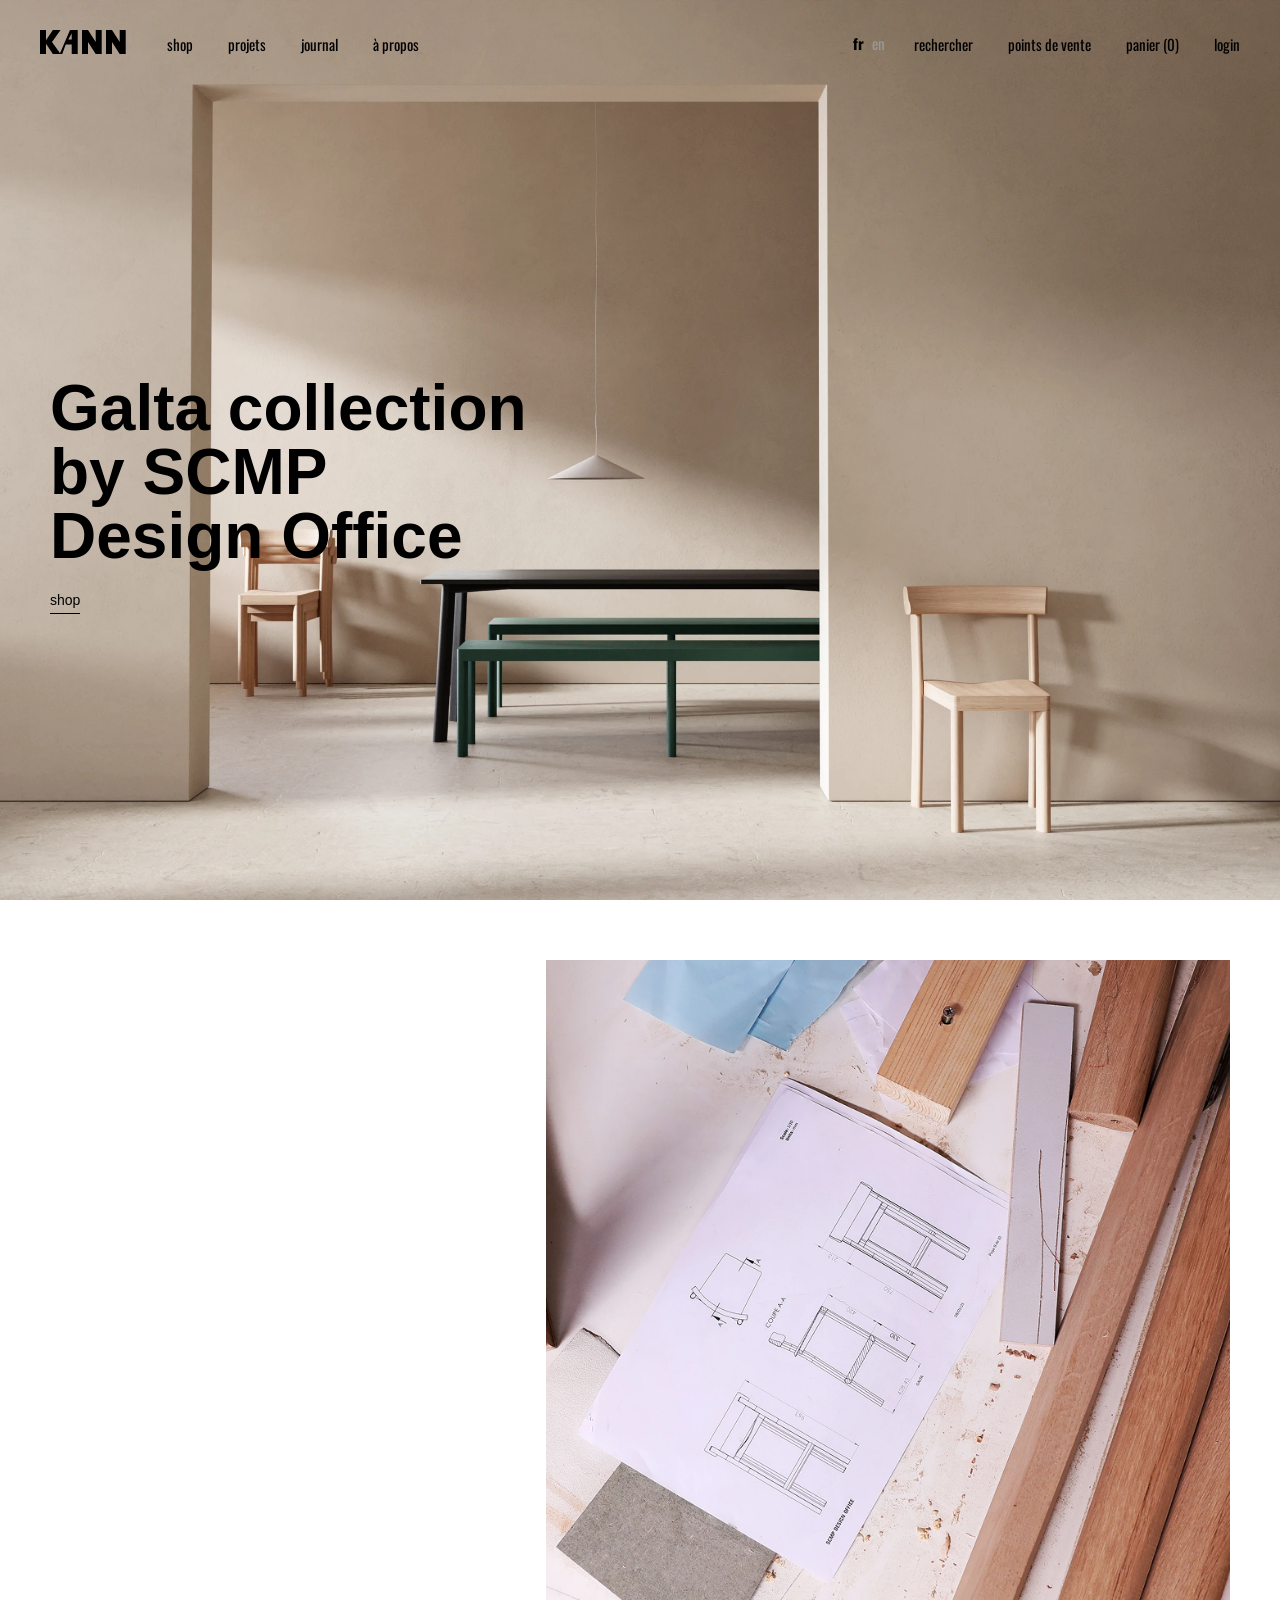
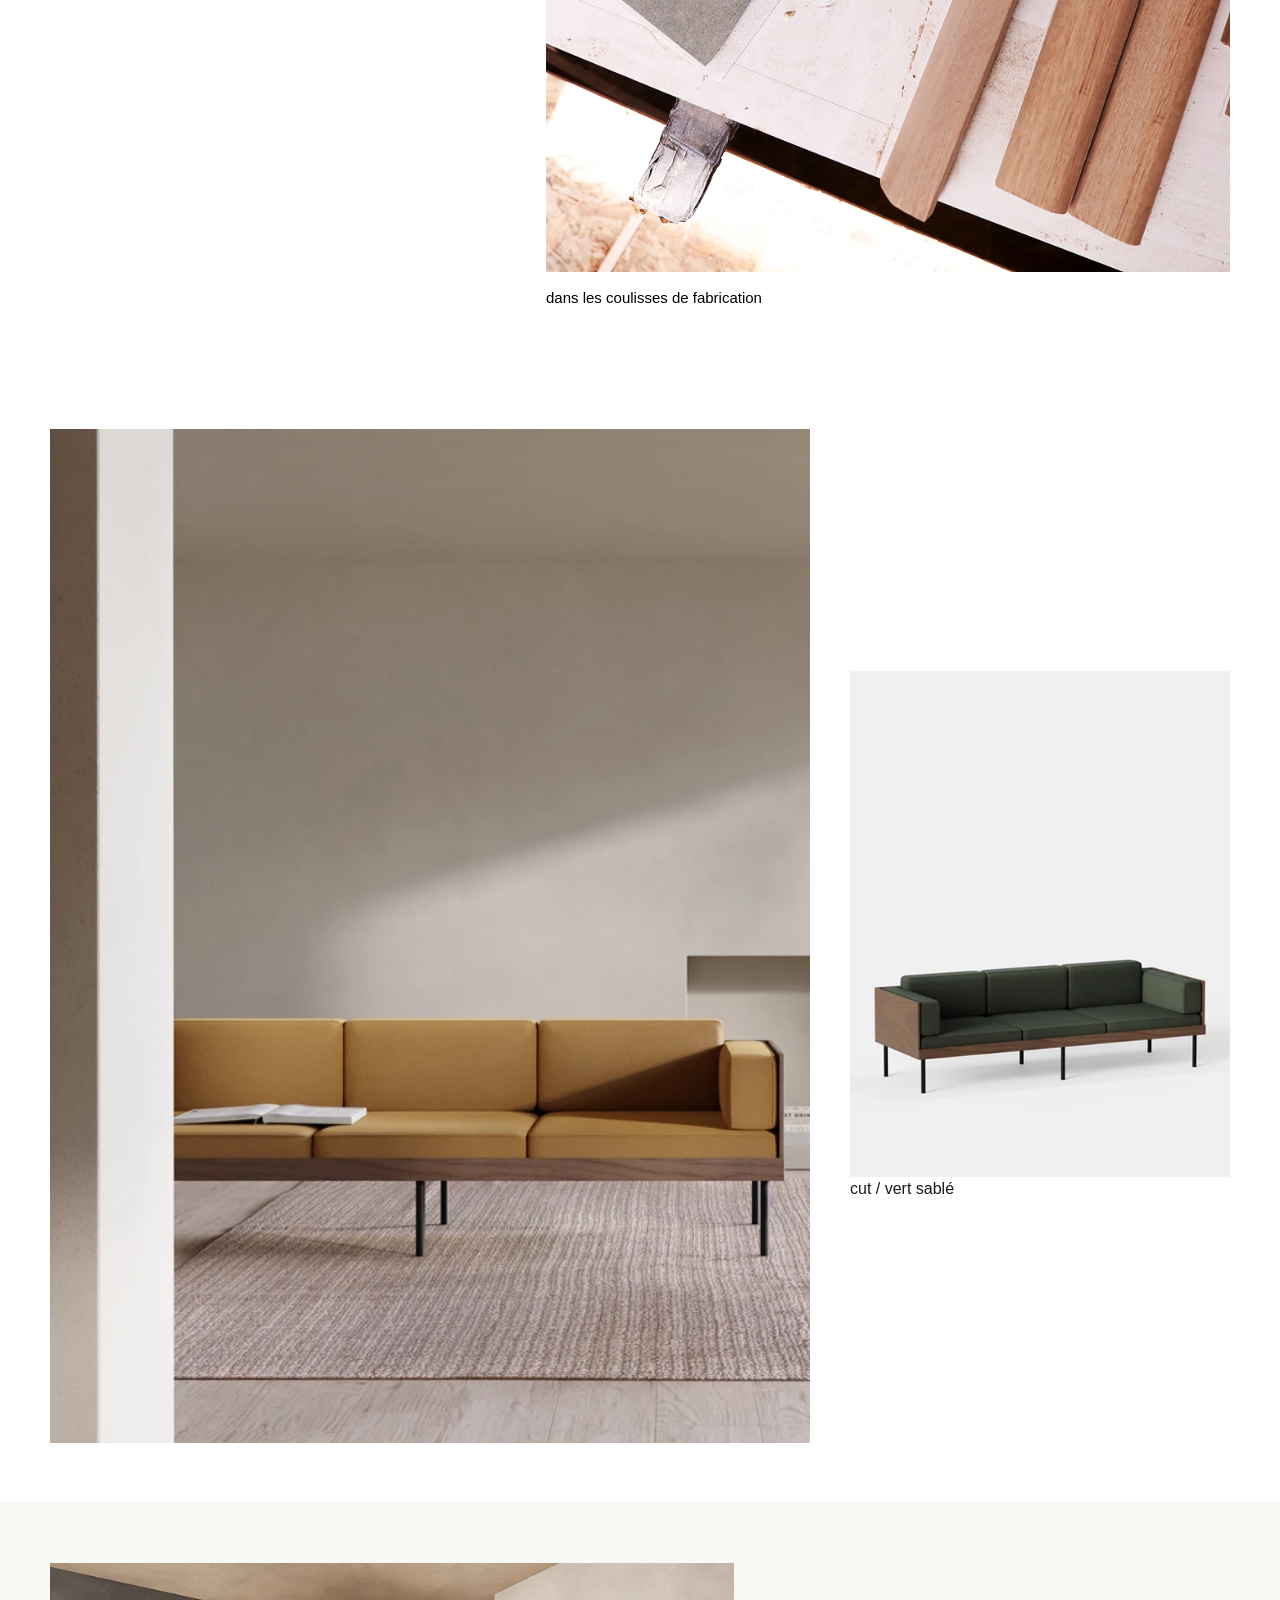
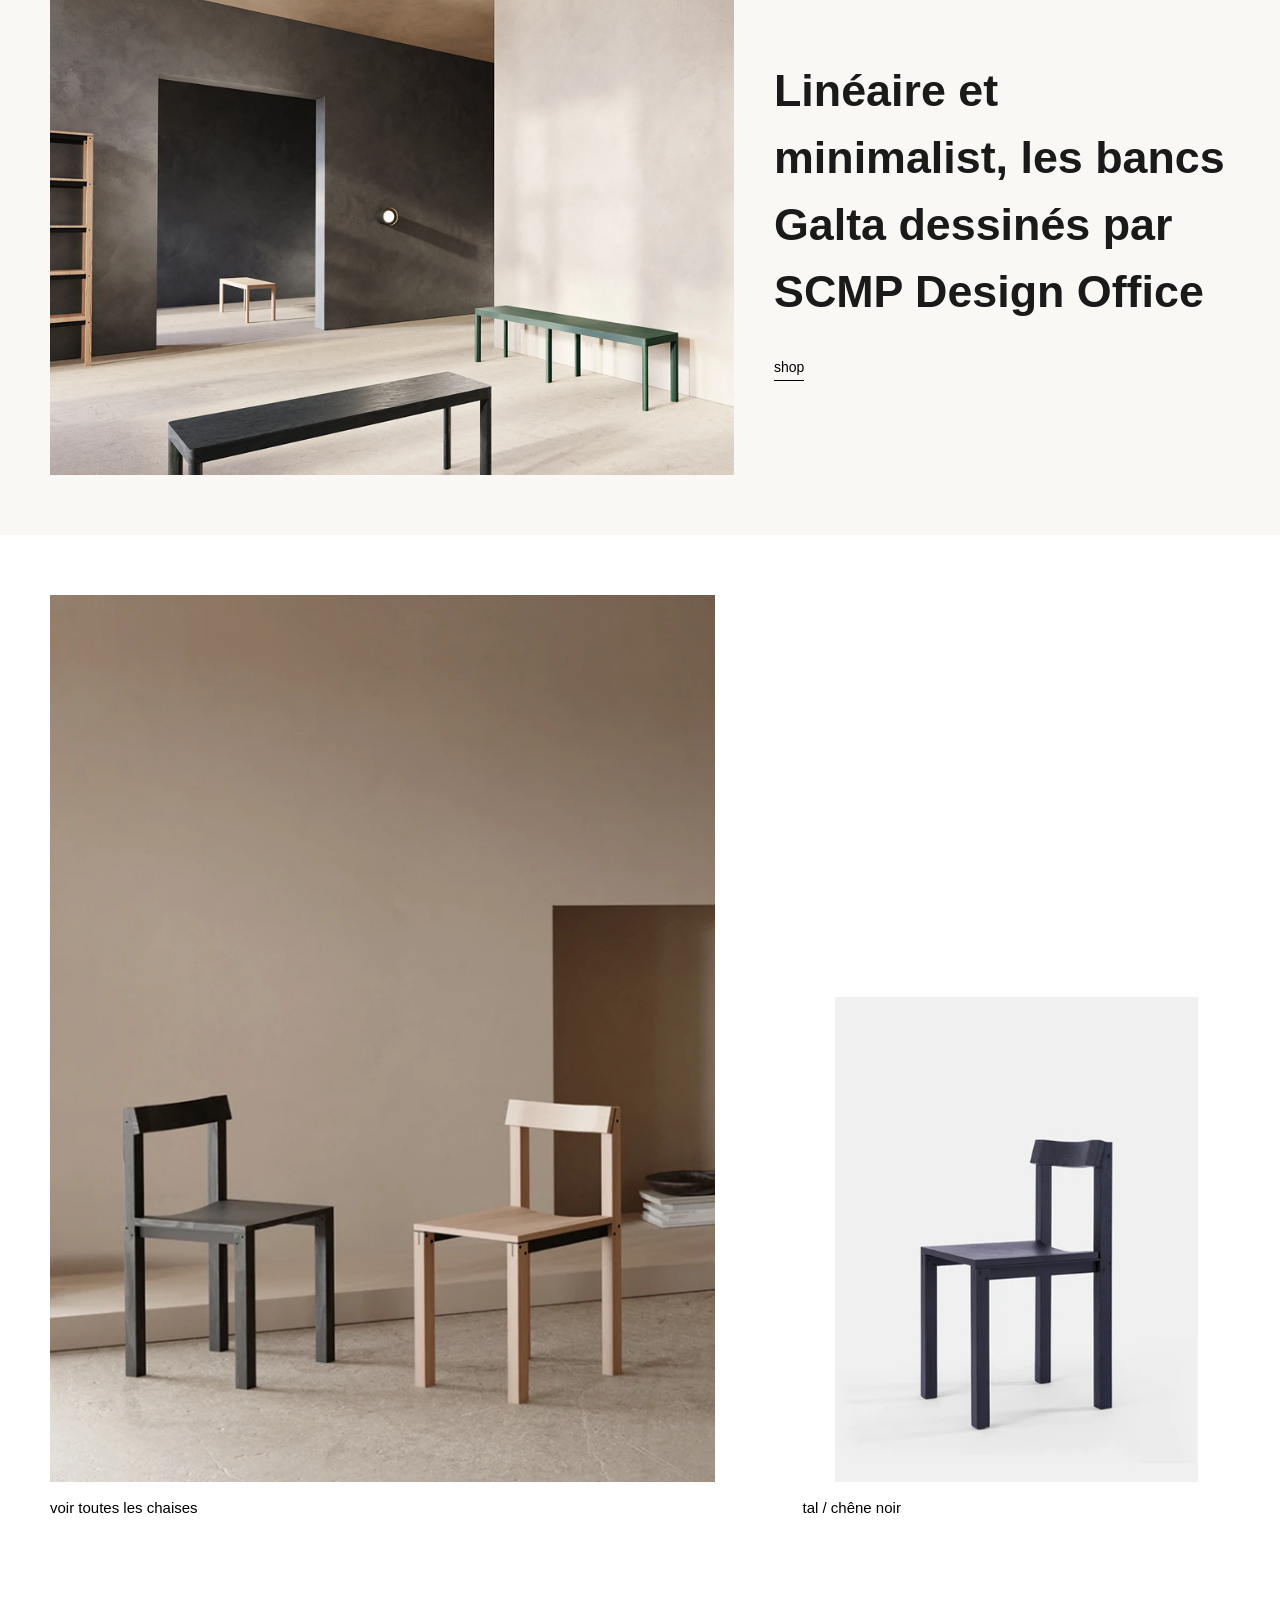
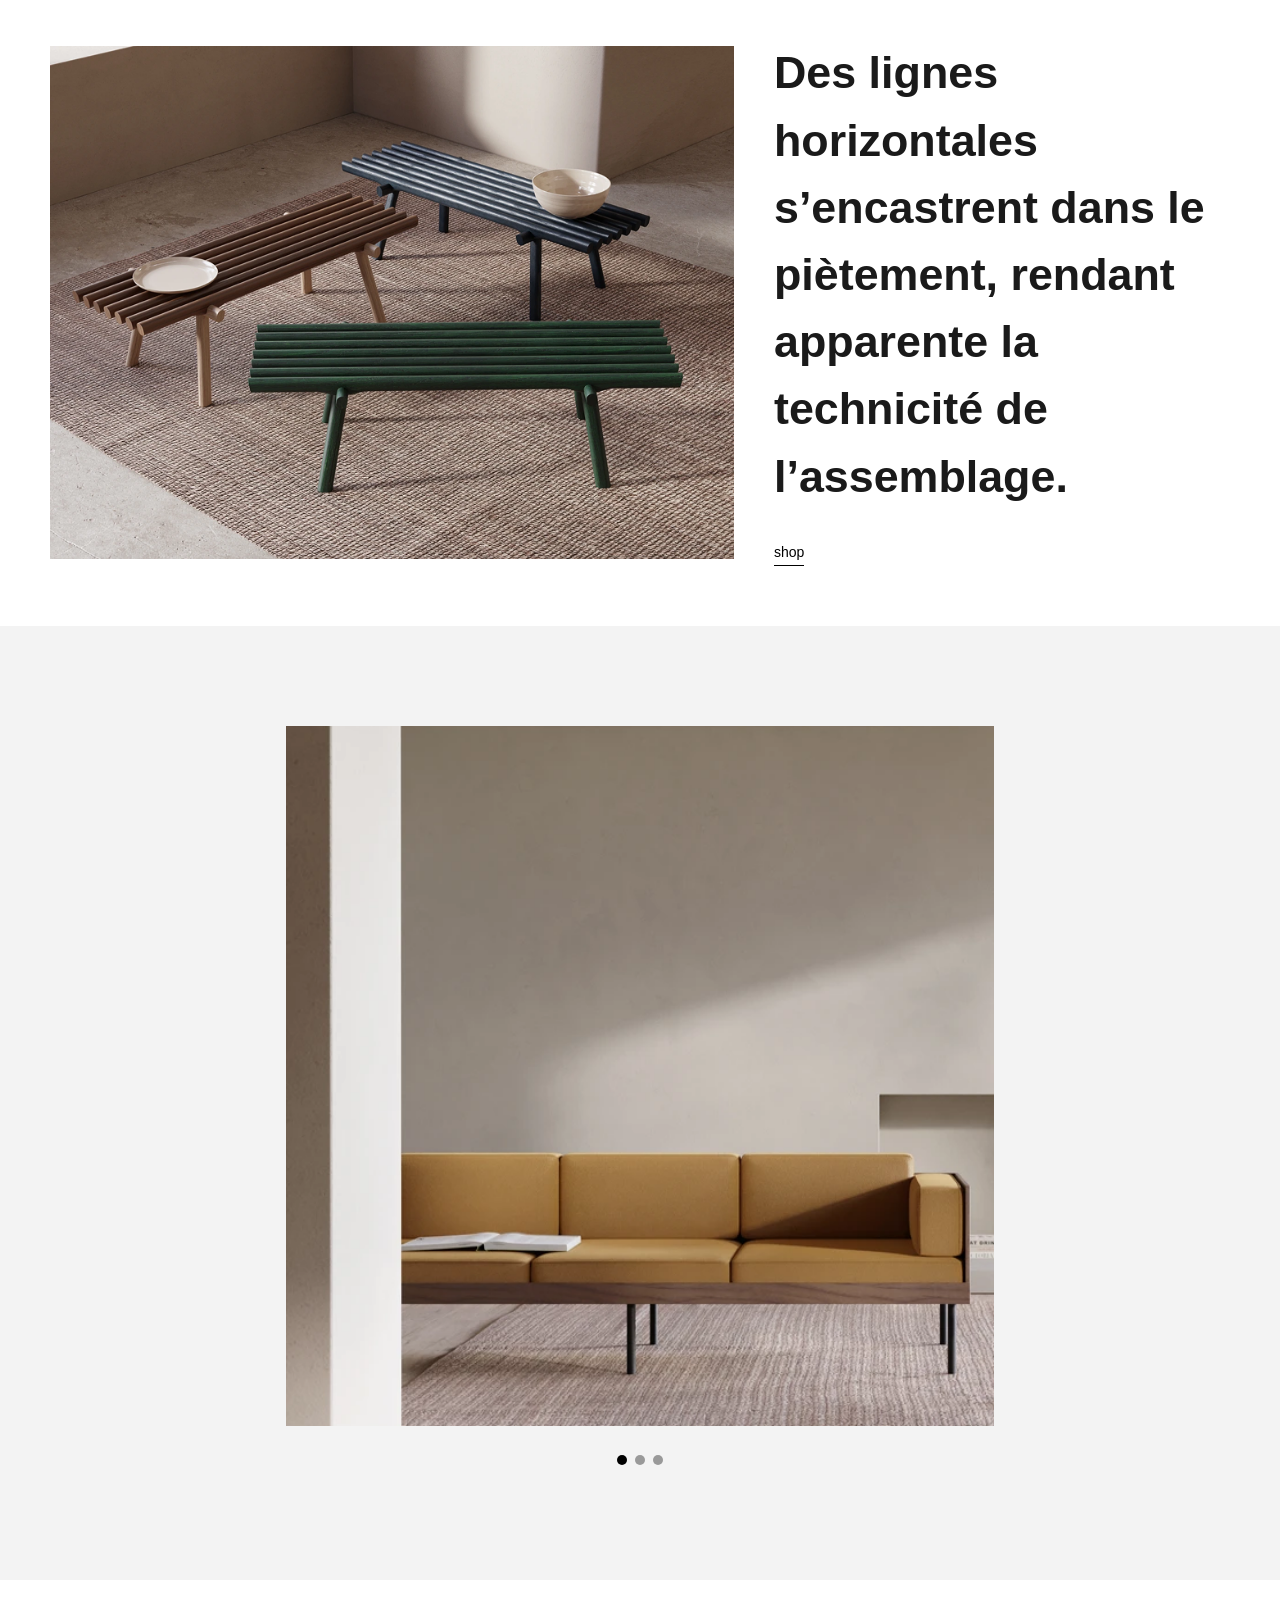
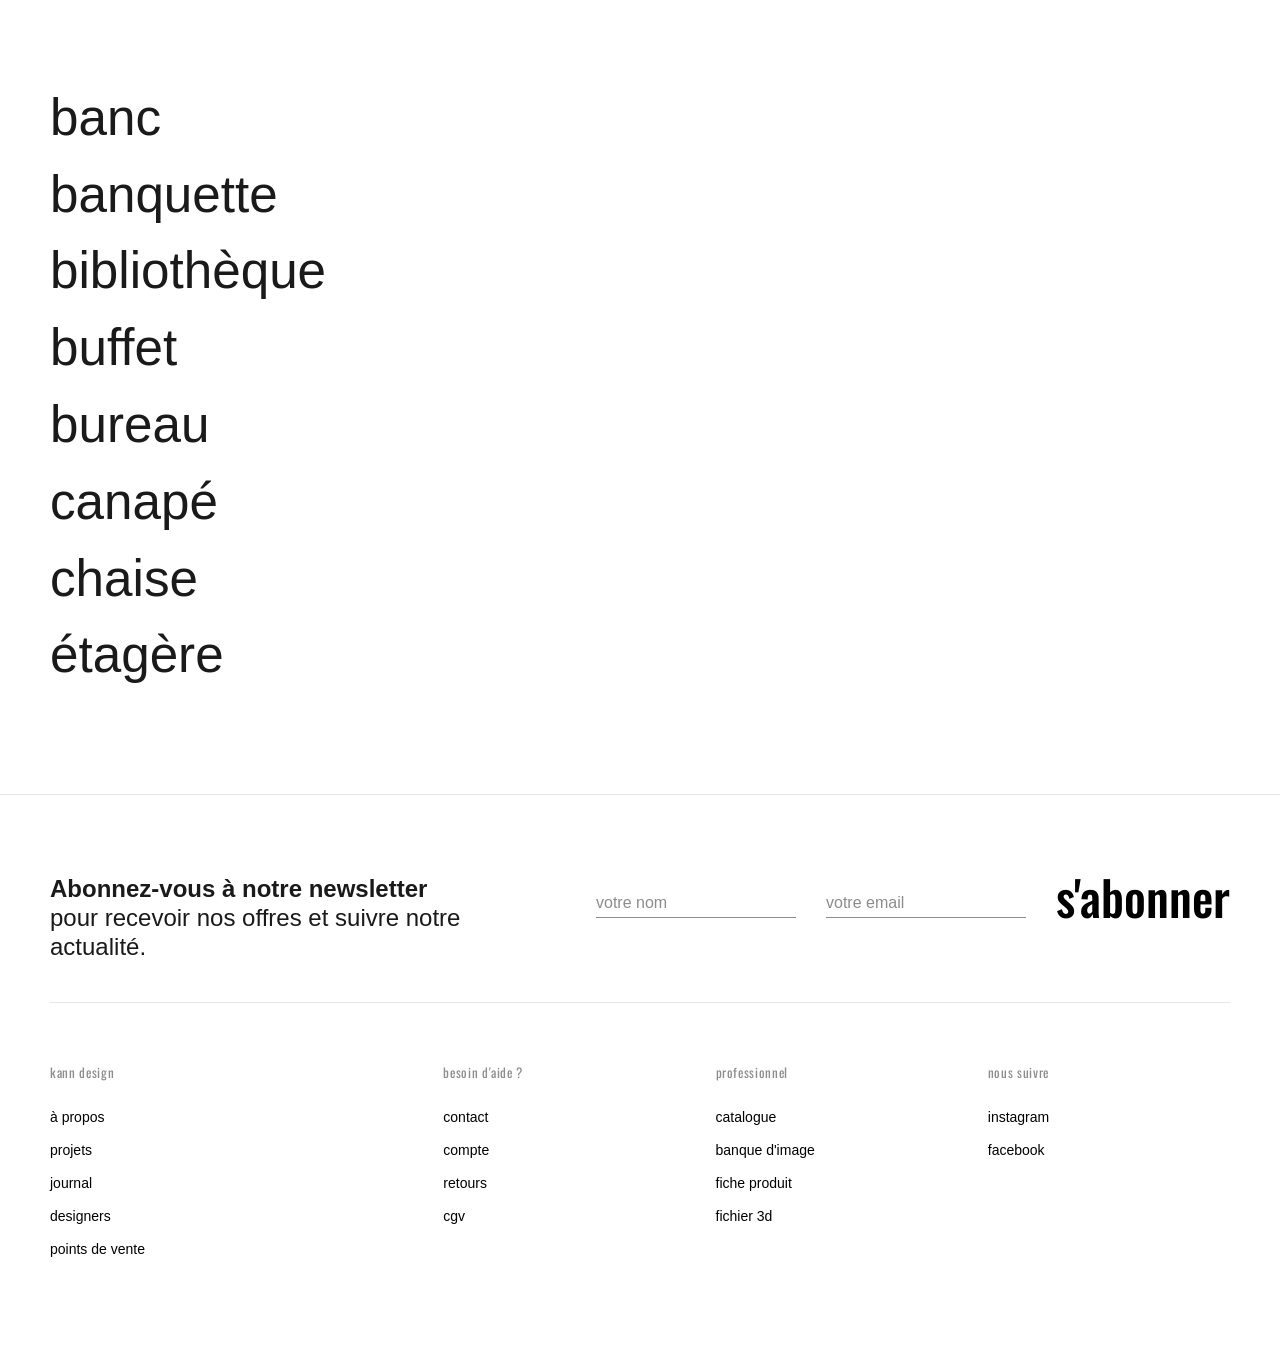
<file: index.html>
<!DOCTYPE html>
<html lang="uk">
<head>
    
    <meta charset="UTF-8">
    <meta name="viewport" content="width=device-width, initial-scale=1.0">
    <title>KANN Design Project</title>
    
    <link rel="preconnect" href="https://fonts.googleapis.com">
    <link rel="preconnect" href="https://fonts.gstatic.com" crossorigin>
    <link href="https://fonts.googleapis.com/css2?family=Oswald:wght@400;500&display=swap" rel="stylesheet">
    
   <link
  rel="stylesheet"
  href="https://cdn.jsdelivr.net/npm/swiper@11/swiper-bundle.min.css"
/>
    <link rel="stylesheet" href="style.css?v=2">
</head>
<body>

   <header class="header">
    <div class="header-left">
        <a href="#" class="logo">
            <svg viewBox="0 0 102 28" height="24" fill="currentColor" xmlns="http://www.w3.org/2000/svg">
                <polygon points="0,28 0,0 7,0 7,12 15,0 24,0 14,14 24,28 15,28 7,16 7,28" />
                <path d="M 23,28 L 35,0 H 44 V 28 H 37 V 17 H 30 L 26,28 Z M 37,11 V 4 L 33,11 Z" fill-rule="evenodd" />
                <polygon points="49,28 49,0 56,0 65,14 65,0 72,0 72,28 65,28 56,14 56,28" />
                <polygon points="77,28 77,0 84,0 93,14 93,0 100,0 100,28 93,28 84,14 84,28" />
            </svg>
        </a>
        <nav class="main-nav">
            <a href="#">shop</a>
            <a href="#">projets</a>
            <a href="#">journal</a>
            <a href="#">à propos</a>
        </nav>
    </div>
    
    <div class="header-right">
        <div class="lang-switch">
            <a href="#" class="active">fr</a>
            <a href="#">en</a>
        </div>
        <nav class="secondary-nav">
            <a href="#">rechercher</a>
            <a href="#">points de vente</a>
            <a href="#">panier (0)</a>
            <a href="login.html" class="auth-link">login</a>
        </nav>
    </div>
<nav class="main-nav-mobile" style="display: none;">
        <a href="#">shop</a>
        <a href="#">projets</a>
        <a href="#">journal</a>
        <a href="#">à propos</a>
    </nav>
    <div class="burger-btn">
        <span></span>
        <span></span>
        <span></span>
    </div>
</header>

    <main>
        <section class="full-width-img">
            <img src="img/01-top-interior.png" alt="Interior top">
            <div class="hero-overlay">
                <h1>Galta collection<br>by SCMP<br>Design Office</h1>
                <a href="#" class="btn-shop">shop</a>
            </div>
        </section>

        <section class="split-section">
            <div class="empty-space"></div>
            <div class="image-box">
                <img src="img/02-blueprint.png" alt="Blueprint" class="hover-img">
                <p class="caption">dans les coulisses de fabrication</p>
            </div>
        </section>

        <section class="product-grid">
            <div class="product-item large">
                <img src="img/04-sofa-yellow.png" alt="Yellow Sofa" class="hover-img">
            </div>
            <div class="product-item small">
                <img src="img/05-sofa-green.png" alt="Green Sofa" class="hover-img">
                <p>cut / vert sablé</p>
            </div>
        </section>

        <section class="hero-text-section">
            <div class="image-box">
                <img src="img/06-benches-hall.png" alt="Benches" class="hover-img">
            </div>
            <div class="text-content">
                <h1>Linéaire et minimalist, les bancs Galta dessinés par SCMP Design Office</h1>
                <a href="#" class="btn-shop">shop</a>
            </div>
        </section>

        <section class="chairs-grid-section">
            <div class="image-box-chairs duo">
                <img src="img/07-chairs-duo.png" alt="Two Chairs" class="hover-img">
                <p class="caption">voir toutes les chaises</p>
            </div>
            <div class="image-box-chairs single">
                <img src="img/07-chair-black-single.png" alt="Black Chair Single" class="hover-img">
                <p class="caption">tal / chêne noir</p>
            </div>
        </section>

        <section class="slatted-section">
            <div class="image-box">
                <img src="img/08-slatted-benches.png" alt="Slatted Benches" class="hover-img">
            </div>
            <div class="text-content">
                <h2>Des lignes horizontales s’encastrent dans le piètement, rendant apparente la technicité de l’assemblage.</h2>
                <a href="#" class="btn-shop">shop</a>
            </div>
        </section>

         <!-- Слайдери -->
<section class="kann-slider-section">

    
    <div class="swiper kannSwiper">

        
        <div class="swiper-wrapper">

            
            <div class="swiper-slide">
                <img src="img/04-sofa-yellow.png" alt="Sofa">
            </div>

            
            <div class="swiper-slide">
                <img src="img/07-chairs-duo.png" alt="Chairs">
            </div>

            
            <div class="swiper-slide">
                <img src="img/08-slatted-benches.png" alt="Benches">
            </div>

        </div>

    
        <div class="swiper-pagination"></div>

    </div>

</section>
        <section class="category-list">
            <nav>
                <ul>
                    <li><a href="#">banc</a></li>
                    <li><a href="#">banquette</a></li>
                    <li><a href="#">bibliothèque</a></li>
                    <li><a href="#">buffet</a></li>
                    <li><a href="#">bureau</a></li>
                    <li><a href="#">canapé</a></li>
                    <li><a href="#">chaise</a></li>
                    <li><a href="#">étagère</a></li>
                </ul>
            </nav>
        </section>
    </main>

    <footer class="kann-footer">
 <div class="footer-top">
    <div class="newsletter-content">
        <p class="newsletter-title">Abonnez-vous à notre newsletter</p>
        <p class="newsletter-subtitle">pour recevoir nos offres et suivre notre actualité.</p>
    </div>
    
    <form id="subscribe-form" class="subscribe-form">
        <div class="input-group">
            <input type="text" id="userName" placeholder="votre nom" autocomplete="off">
        </div>
        <div class="input-group">
            <input type="text" id="userEmail" placeholder="votre email" autocomplete="off">
        </div>
        <button type="submit" class="subscribe-btn">s'abonner</button>
    </form>
</div>
  
  <hr class="footer-divider">
  
  <div class="footer-grid-container">
    <div class="footer-col"> <h4>kann design</h4> <a href="#">à propos</a>
      <a href="#">projets</a>
      <a href="#">journal</a>
      <a href="#">designers</a>
      <a href="#">points de vente</a>
    </div>
    
    <div class="footer-col">
      <h4>besoin d'aide ?</h4>
      <a href="#">contact</a>
      <a href="#">compte</a>
      <a href="#">retours</a>
      <a href="#">cgv</a>
    </div>
    
    <div class="footer-col">
      <h4>professionnel</h4>
      <a href="#">catalogue</a>
      <a href="#">banque d'image</a>
      <a href="#">fiche produit</a>
      <a href="#">fichier 3d</a>
    </div>
    
    <div class="footer-col">
      <h4>nous suivre</h4>
      <a href="#">instagram</a>
      <a href="#">facebook</a>
    </div>
  </div>
</footer>
<script src="https://cdn.jsdelivr.net/npm/swiper@11/swiper-bundle.min.js"></script>
<script src="script.js"></script>
</body>
</html>
</file>
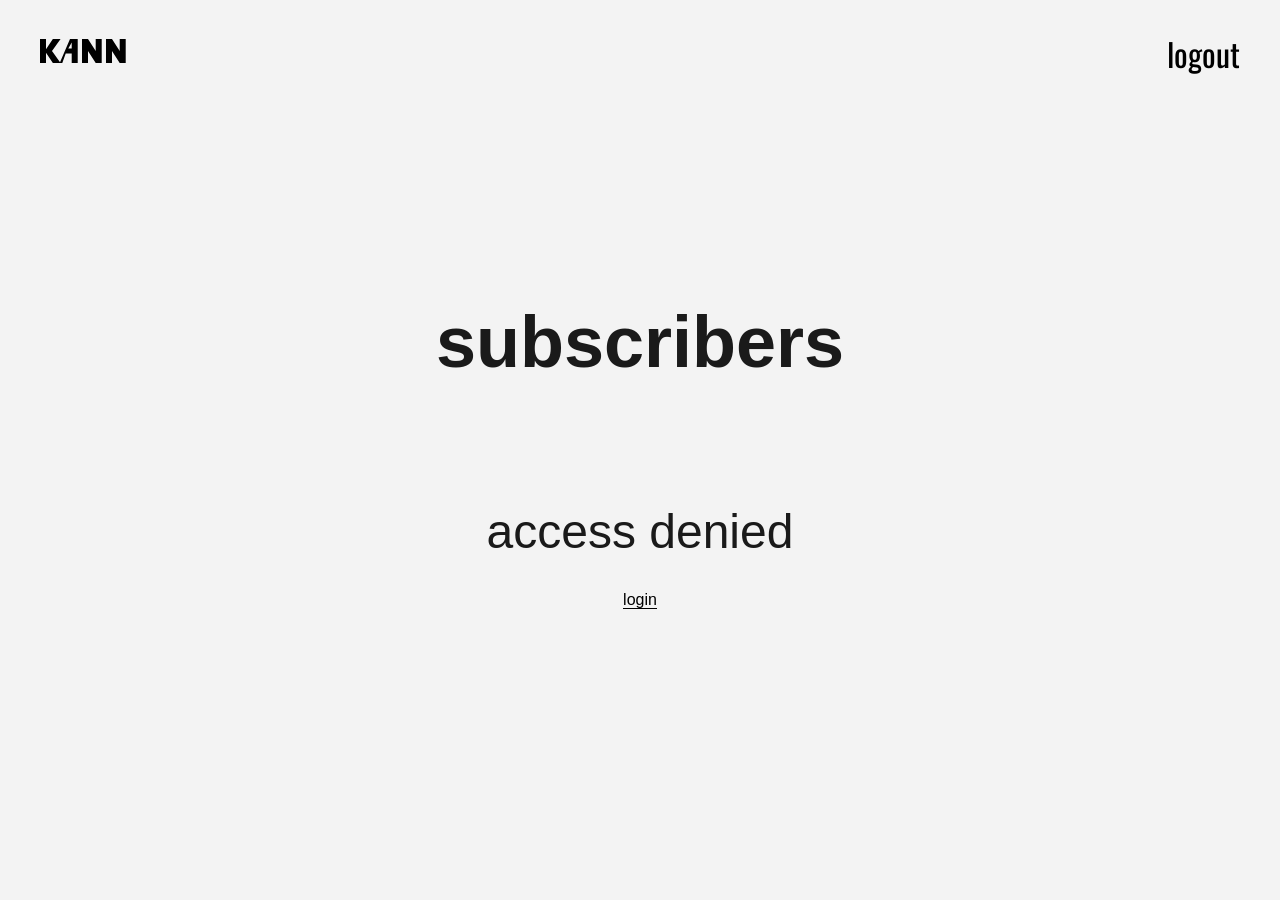
<file: admin.html>
<!DOCTYPE html>
<html lang="uk">
<head>
    <meta charset="UTF-8">
    <meta name="viewport" content="width=device-width, initial-scale=1.0">
    <title>Admin — KANN Design</title>

    <!-- Підключаємо шрифти як на головній -->
    <link rel="preconnect" href="https://fonts.googleapis.com">
    <link rel="preconnect" href="https://fonts.gstatic.com" crossorigin>
    <link href="https://fonts.googleapis.com/css2?family=Oswald:wght@400;500&display=swap" rel="stylesheet">

    <!-- Основні стилі сайту -->
    <link rel="stylesheet" href="style.css">

    <!-- Стилі адмінки -->
    <link rel="stylesheet" href="admin.css">
</head>

<body>

<!-- Хедер як на головній -->
<header class="header">
    <div class="header-left">
        <a href="index.html" class="logo">
            <svg viewBox="0 0 102 28" height="24" fill="currentColor" xmlns="http://www.w3.org/2000/svg">
                <polygon points="0,28 0,0 7,0 7,12 15,0 24,0 14,14 24,28 15,28 7,16 7,28" />
                <path d="M 23,28 L 35,0 H 44 V 28 H 37 V 17 H 30 L 26,28 Z M 37,11 V 4 L 33,11 Z" fill-rule="evenodd" />
                <polygon points="49,28 49,0 56,0 65,14 65,0 72,0 72,28 65,28 56,14 56,28" />
                <polygon points="77,28 77,0 84,0 93,14 93,0 100,0 100,28 93,28 84,14 84,28" />
            </svg>
        </a>
    </div>

    <div class="header-right">
        <!-- Кнопка logout -->
        <button class="logout-btn">logout</button>
    </div>
</header>

<!-- Головна секція -->
<section class="admin-section">

    <div class="admin-container">

        <!-- Заголовок -->
        <h1>subscribers</h1>

        <!-- Таблиця підписників -->
        <table class="admin-table">

            <thead>
                <tr>
                    <th>name</th>
                    <th>email</th>
                </tr>
            </thead>

            <tbody id="subscribers-list">
                <!-- JS сюди буде вставляти дані -->
            </tbody>

        </table>

        <!-- Блок для неавторизованих -->
        <div class="access-denied" style="display: none;">
            <p>access denied</p>
            <a href="login.html">login</a>
        </div>

    </div>

</section>

<script src="admin.js"></script>

</body>
</html>
</file>
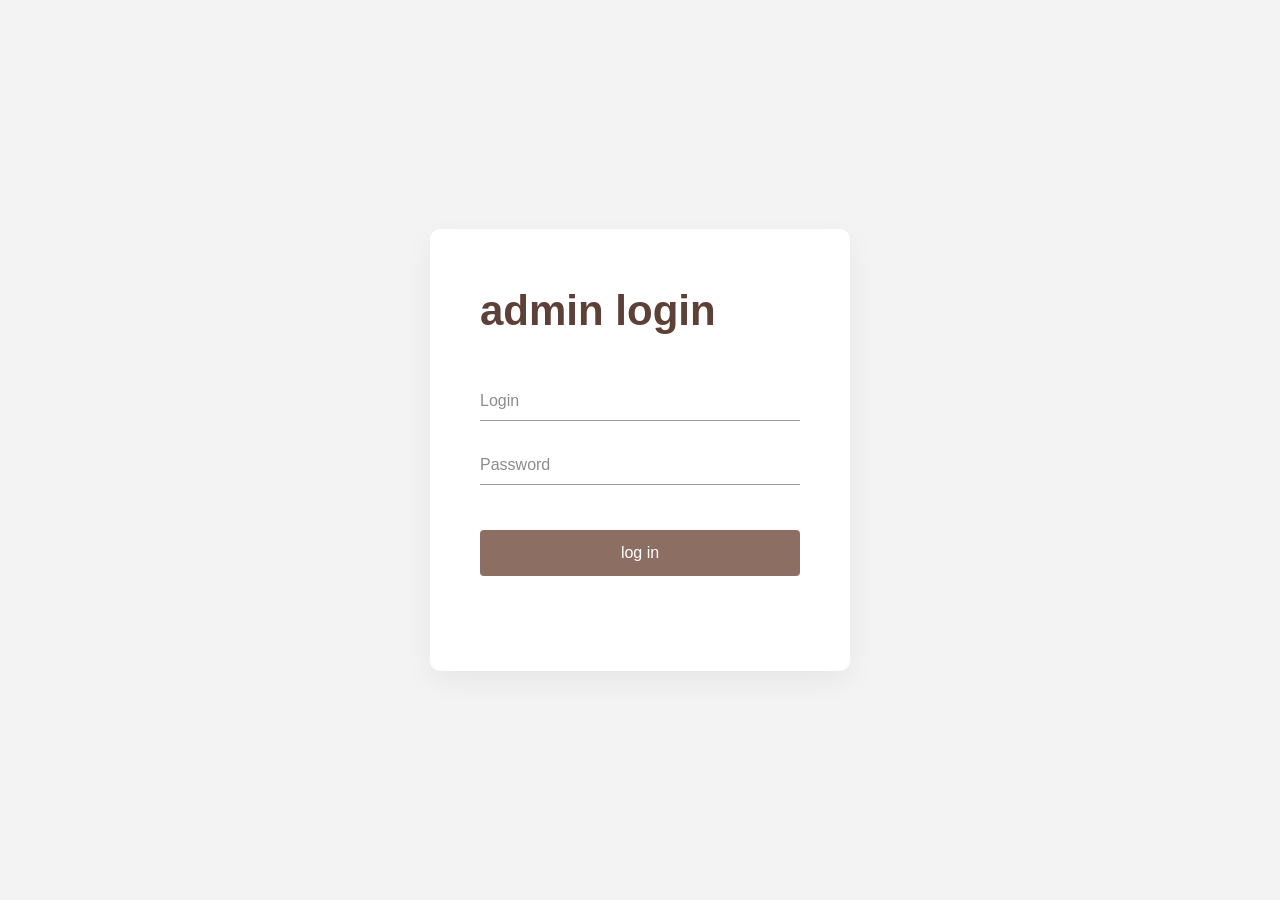
<file: login.html>
<!DOCTYPE html>
<html lang="uk">
<head>
    
    <meta charset="UTF-8">

    
    <meta name="viewport" content="width=device-width, initial-scale=1.0">

    <title>Login Admin</title>

    
    <link rel="stylesheet" href="style.css">

    
    <link rel="stylesheet" href="login.css">
</head>

<body>


<section class="login-section">

    <!-- Контейнер форми -->
    <div class="login-box">

        
        <h1>Admin Login</h1>

        
        <form id="login-form">

            
            <input 
                type="text" 
                id="login"
                placeholder="Login"
                autocomplete="off"
            >

            
            <input 
                type="password"
                id="password"
                placeholder="Password"
            >

            <!-- Кнопка відправки -->
            <button type="submit">
                Log In
            </button>

            
            <p class="login-error"></p>

        </form>
    </div>

</section>


<script src="login.js"></script>

</body>
</html>
</file>
<file: style.css>
* {
    margin: 0;
    padding: 0;
    box-sizing: border-box;
}

body {
    font-family: 'Inter', 'Helvetica', 'Arial', sans-serif;
    color: #1a1a1a;
    background-color: #fff;
    line-height: 1.5;
    overflow-x: hidden;
}


.header {
    position: absolute; 
    top: 0;
    left: 0;
    width: 100%;
    z-index: 1000;
    padding: 30px 40px;
    display: flex;
    justify-content: space-between;
    align-items: center;
    background-color: transparent; 
    transition: all 0.3s ease;
}

.header-left, .header-right {
    display: flex;
    align-items: center;
    gap: 25px;
}

.main-nav, .secondary-nav {
    display: flex;
    gap: 35px; 
}


.logo {
    font-size: 24px;
    font-weight: 900;
    text-decoration: none;
    color: #000;
    margin-right: 15px;
    letter-spacing: -1px;
    transition: opacity 0.3s ease;
}


.header a {
    font-family: 'Oswald', sans-serif; 
    text-decoration: none;
    color: #000;
    font-size: 15px; 
    font-weight: 400;
    text-transform: lowercase;
    transition: opacity 0.3s ease, transform 0.2s ease;
}

.header a:hover {
    opacity: 0.5;
    transform: translateY(-1px);
}


.lang-switch a {
    margin-right: 4px;
    color: #999;
}

.lang-switch a.active {
    color: #000;
    font-weight: bold;
}


main {
    margin-top: 0; 
}

section {
    padding: 60px 50px;
    display: grid;
    gap: 40px;
    align-items: center;
    background-color: #fff;
}

img {
    width: 100%;
    height: auto;
    display: block;
    transition: transform 0.6s cubic-bezier(0.25, 1, 0.5, 1);
}

.hover-img:hover {
    transform: scale(1.02);
    cursor: pointer;
}

h1, h2 {
    font-size: 2.8rem;
    font-weight: 600;
    margin-bottom: 30px;
}

.caption {
    font-size: 15px; 
    margin-top: 15px;
    text-transform: lowercase;
    color: #000; 
}


.full-width-img {
    display: block;
    padding: 0;
    position: relative;
    height: 100vh; 
    width: 100%;
}

.full-width-img img {
    height: 100%;
    width: 100%;
    object-fit: cover;
}

.hero-overlay {
    position: absolute;
    top: 55%;
    left: 50px;
    transform: translateY(-50%);
    max-width: 500px;
    z-index: 10;
}

.hero-overlay h1 {
    font-size: 4rem;
    line-height: 1;
    font-weight: 600;
    color: #000;
    margin-bottom: 20px;
}

.split-section { grid-template-columns: 1fr 1.5fr; }
.product-grid { grid-template-columns: 2fr 1fr; }
.hero-text-section { grid-template-columns: 1.5fr 1fr; background-color: #f9f8f5; }

.chairs-grid-section {
    display: grid;
    grid-template-columns: 1.4fr 1fr;
    gap: 40px;
    align-items: end;
}

.image-box-chairs.single { padding-left: 10%; }
.image-box-chairs.single img { max-width: 85%; margin: 0 auto; }

.slatted-section {
    grid-template-columns: 1.5fr 1fr; 
    align-items: center; 
}


.btn-shop {
    display: inline-block;
    text-decoration: none;
    color: #000;
    font-size: 14px;
    border-bottom: 1.5px solid #000;
    padding-bottom: 2px;
    transition: all 0.3s ease;
}

.btn-shop:hover {
    color: #999;
    border-color: #999;
    padding-left: 8px;
}


.category-list { display: block; padding: 100px 50px; }
.category-list ul { list-style: none; }
.category-list li a { font-size: 3.2rem; text-decoration: none; color: #1a1a1a; display: block; transition: all 0.4s ease; }
.category-list ul:hover li a { color: #ddd; }
.category-list li a:hover { color: #000 !important; padding-left: 30px; }


.kann-footer { padding: 80px 50px 100px 50px; border-top: 1px solid #e6e6e6; background-color: #fff; }
.footer-top { display: flex; justify-content: space-between; align-items: flex-start; margin-bottom: 40px; }
.newsletter-content { display: flex; flex-direction: column; }
.newsletter-title { margin: 0; font-weight: 600; font-size: 24px; line-height: 1.2; }
.newsletter-subtitle { margin: 0; font-weight: 400; font-size: 24px; line-height: 1.2; }


.subscribe-form {
    display: flex;
    align-items: flex-end; 
    gap: 30px;
    margin-left: 40px;
}


.subscribe-form input {
    border: none;
    border-bottom: 1px solid #8c8c8c;
    background: transparent;
    font-family: 'Inter', sans-serif;
    font-size: 16px;
    color: #000;
    padding: 5px 0;
    width: 200px;
    outline: none;
    transition: border-color 0.3s ease;
}


.subscribe-form input::placeholder {
    color: #8c8c8c;
    text-transform: lowercase;
}


.subscribe-form input:focus {
    border-bottom: 2px solid #000;
}


.subscribe-form input.error {
    border-bottom: 2px solid #ff0000; 
}


.subscribe-form .subscribe-btn {
    font-family: 'Oswald', sans-serif;
    font-size: 48px;
    font-weight: 500;
    color: #000;
    background: none;
    border: none;
    text-transform: lowercase;
    cursor: pointer;
    line-height: 0.9;
    padding: 0;
    transition: opacity 0.3s ease;
}

.subscribe-form .subscribe-btn:hover {
    opacity: 0.5;
}


.footer-divider { border: 0; border-top: 1px solid #e6e6e6; margin: 0; margin-bottom: 60px; }
.footer-grid-container { display: grid; grid-template-columns: 1.5fr repeat(3, 1fr); gap: 30px; }

.footer-col h4 {
    margin-top: 0; margin-bottom: 25px; font-family: 'Oswald', sans-serif;
    font-size: 13px; font-weight: 400; color: #8c8c8c; text-transform: lowercase; letter-spacing: 0.05em;
}

.footer-col a {
    display: block; width: fit-content; text-decoration: none; color: #000; font-size: 14px;
    font-weight: 400; margin-bottom: 12px; text-transform: lowercase; position: relative; 
}
.footer-col a::after {
    content: ''; position: absolute; width: 0; height: 1px; bottom: -2px; left: 0;
    background-color: #000; transition: width 0.3s ease;
}
.footer-col a:hover::after { width: 100%; }
.first-col { padding-top: 36px; }

/* адаптив */
.burger-btn { display: none; flex-direction: column; gap: 6px; cursor: pointer; z-index: 2000; }
.burger-btn span { width: 25px; height: 2px; background-color: #000; transition: all 0.3s ease; }

@media (max-width: 900px) 
{
    /* Форма підписки на мобілі*/
    .subscribe-form {
        flex-direction: column;
        align-items: flex-start;
        margin-left: 0;
        gap: 20px;
        width: 100%;
    }
    .subscribe-form input {
        width: 100%; 
    }
    .header { padding: 20px 30px; transition: height 0.3s ease; }
    .burger-btn { display: flex; }
    .main-nav, .secondary-nav, .lang-switch { display: none; }
    
    .header.open {
        position: fixed; top: 0; left: 0; width: 100%; height: 100vh;
        background-color: #fff; padding: 20px 30px; 
        display: grid; grid-template-rows: auto 1fr auto; z-index: 1500;
    }

    .header.open .header-left { display: flex; justify-content: flex-start; width: 100%; align-items: center; }
    .header.open .header-left .main-nav { display: none; }
    .header.open .burger-btn { position: absolute; top: 25px; right: 30px; }

    
    .header.open .main-nav-mobile {
        display: flex !important; 
        grid-row: 2; 
        flex-direction: column;
        justify-content: center;
        align-items: center !important; 
        width: 100%; /* Займає всю ширину екрану */
        gap: 25px;
    }

    .header.open .main-nav-mobile a {
        font-family: 'Oswald', sans-serif; font-size: 36px; color: #000;
        text-transform: lowercase; text-decoration: none; letter-spacing: 0.05em;
        text-align: center; 
        width: 100%; 
    }

    
    .header.open .header-right {
        display: flex;
        flex-direction: column;
        align-items: center !important;
        justify-content: center;
        width: 100%; 
        gap: 20px;
        grid-row: 3; 
        margin-bottom: 40px; 
    }

    .header.open .lang-switch { display: flex; gap: 15px; justify-content: center; width: 100%; }
    .header.open .secondary-nav { display: flex; flex-direction: column; align-items: center; gap: 15px; width: 100%; }

    .header.open .secondary-nav a,
    .header.open .lang-switch a {
        font-family: 'Inter', sans-serif; font-size: 16px; color: #8c8c8c; 
        text-decoration: none; text-align: center;
    }

    .header.open .burger-btn span:nth-child(1) { transform: translateY(8px) rotate(45deg); }
    .header.open .burger-btn span:nth-child(2) { opacity: 0; }
    .header.open .burger-btn span:nth-child(3) { transform: translateY(-8px) rotate(-45deg); }

    section, .product-grid, .hero-text-section, .chairs-grid-section, .footer-grid-container {
        grid-template-columns: 1fr !important;
    }
    h1, h2 { font-size: 2rem; }
    .category-list li a { font-size: 2rem; }
    .footer-top { flex-direction: column; gap: 20px; }
    .kann-footer .subscribe-btn { margin-left: 0; font-size: 32px; }
    .first-col { padding-top: 0; }
}
/* Свайпер */

.kann-slider-section {
    padding: 100px 50px;

    background-color: #f3f3f3;
}


.kannSwiper {
    width: 60%;
}


.swiper-slide {
    overflow: hidden;
}


.swiper-slide img {
    width: 100%;

    height: 700px;

    object-fit: cover;

    display: block;
}

/* Pagination */
.swiper-pagination {
    margin-top: 30px;

    position: relative !important;
}

/* точки */
.swiper-pagination-bullet {
    width: 10px;
    height: 10px;

    background-color: #999;

    opacity: 1;
}

/* активні точки */
.swiper-pagination-bullet-active {
    background-color: #000;
}

/* Mobile */
@media (max-width: 768px) {

    .kann-slider-section {
        padding: 60px 20px;
    }

    .swiper-slide img {
        height: 400px;
    }
}
</file>
<file: admin.css>
.admin-section {
    min-height: 100vh;

    background-color: #f3f3f3;

    padding: 180px 50px 80px;
}

/* Контейнер */
.admin-container {
    max-width: 1400px;

    margin: 0 auto;
}

/* Верх */
.admin-top {
    display: flex;
    justify-content: space-between;
    align-items: center;

    margin-bottom: 60px;
}

/* Заголовок */
.admin-container h1 {
    font-size: 72px;

    font-weight: 600;

    text-transform: lowercase;

    margin-bottom: 0;
}


.logout-btn {
    border: none;

    background: none;

    font-family: 'Oswald', sans-serif;

    font-size: 32px;

    text-transform: lowercase;

    cursor: pointer;

    transition: opacity 0.3s ease;
}

.logout-btn:hover {
    opacity: 0.5;
}

/* Таблиця */
.admin-table {
    width: 100%;

    border-collapse: collapse;

    background-color: #fff;
}

/* Заголовки */
.admin-table th {
    text-align: left;

    padding: 25px;

    font-size: 14px;

    text-transform: lowercase;

    color: #8c8c8c;

    border-bottom: 1px solid #ddd;
}

/* Дані */
.admin-table td {
    padding: 25px;

    border-bottom: 1px solid #eee;

    font-size: 16px;
}

/* Hover */
.admin-table tr:hover {
    background-color: #fafafa;
}

/* Access denied */
.access-denied {
    text-align: center;

    padding: 100px 20px;
}

.access-denied p {
    font-size: 48px;

    margin-bottom: 20px;

    text-transform: lowercase;
}

.access-denied a {
    color: #000;

    text-decoration: none;

    border-bottom: 1px solid #000;
}

/* для телефону */
@media (max-width: 768px) {

    .admin-section {
        padding: 140px 20px 60px;
    }

    .admin-top {
        flex-direction: column;
        align-items: flex-start;

        gap: 20px;
    }

    .admin-container h1 {
        font-size: 42px;
    }

    .logout-btn {
        font-size: 24px;
    }

    .admin-table th,
    .admin-table td {
        padding: 15px;
    }
}
</file>
<file: login.css>
/* Секція авторизації */
.login-section {
    min-height: 100vh;

    display: flex;
    justify-content: center;
    align-items: center;

    background-color: #f3f3f3;

    padding: 40px;
}

/* Контейнер форми */
.login-box {
    width: 100%;
    max-width: 420px;

    background-color: #fff;

    padding: 50px;

    border-radius: 10px;

    box-shadow: 0 10px 30px rgba(0, 0, 0, 0.05);
}

/* Заголовок */
.login-box h1 {
    margin-bottom: 40px;

    font-size: 42px;
    font-weight: 600;

    font-family: 'Oswald', sans-serif;

    color: #5d4037;

    text-transform: lowercase;
}

/* Форма */
#login-form {
    display: flex;
    flex-direction: column;

    gap: 25px;
}

/* Поля */
#login-form input {
    border: none;
    border-bottom: 1px solid #999;

    padding: 10px 0;

    font-size: 16px;

    outline: none;

    background: transparent;

    font-family: 'Inter', sans-serif;

    color: #000;

    transition: border-color 0.3s ease;
}

/* Placeholder */
#login-form input::placeholder {
    color: #8c8c8c;
}

/* Focus */
#login-form input:focus {
    border-bottom: 2px solid #5d4037;
}

/* Кнопка */
#login-form button {
    margin-top: 20px;

    border: none;

    background-color: #8d6e63;

    color: #fff;

    padding: 14px;

    cursor: pointer;

    font-size: 16px;

    font-family: 'Oswald', sans-serif;

    text-transform: lowercase;

    transition: 0.3s;

    border-radius: 4px;
}

/* Hover */
#login-form button:hover {
    background-color: #6d4c41;
}

/* Помилка */
.login-error {
    color: red;

    font-size: 14px;

    min-height: 20px;

    font-family: 'Inter', sans-serif;
}

/* Адаптив */
@media (max-width: 600px) {
    .login-box {
        padding: 35px 25px;
    }

    .login-box h1 {
        font-size: 32px;
    }
}
</file>
